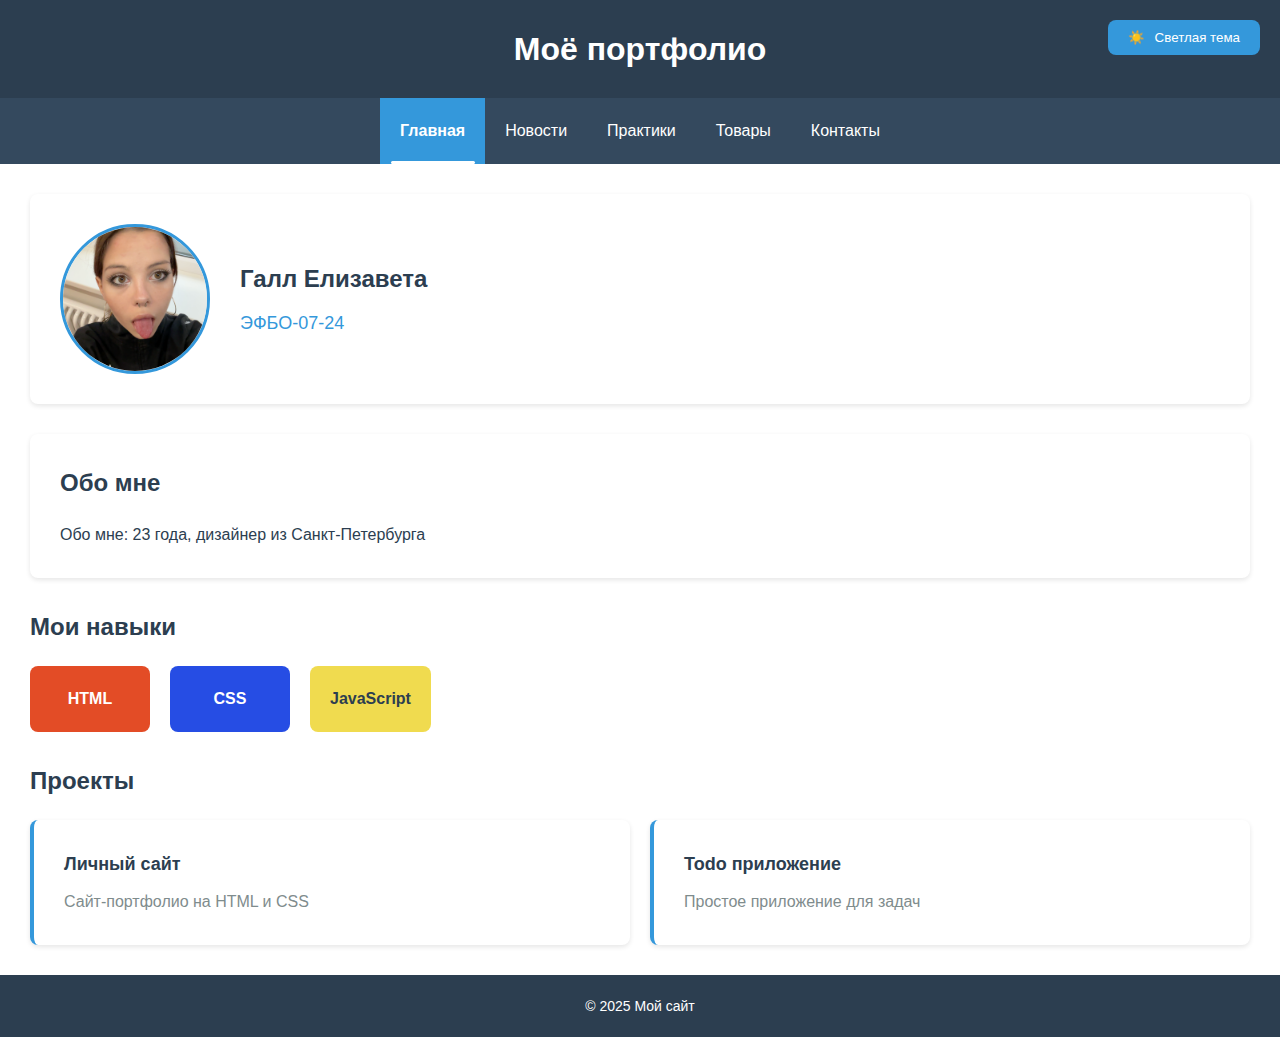
<file: index.html>
<!DOCTYPE html>
<html lang="ru">
<head>
    <meta charset="UTF-8">
    <meta name="viewport" content="width=device-width, initial-scale=1.0">
    <title>Главная - Портфолио</title>
    <link rel="stylesheet" href="style/styles.css">
</head>
<body>
    <div class="page">
        <header class="header">
            <h1 class="header__title">Моё портфолио</h1>
            <button class="theme-switcher" id="themeSwitcher">
                <span class="theme-switcher__icon">🌙</span>
                <span class="theme-switcher__text">Тёмная тема</span>
            </button>
        </header>
        <nav class="nav">
            <ul class="nav__list">
                <li class="nav__item nav__item--active">
                    <a class="nav__link" href="index.html">Главная</a>
                </li>
                <li class="nav__item">
                    <a class="nav__link" href="pages/news.html">Новости</a>
                </li>
                <li class="nav__item">
                    <a class="nav__link" href="pages/practices.html">Практики</a>
                </li>
                <li class="nav__item">
                    <a class="nav__link" href="pages/goods.html">Товары</a>
                </li>
                <li class="nav__item">
                    <a class="nav__link" href="pages/contacts.html">Контакты</a>
                </li>
            </ul>
        </nav>
        <main class="main">
            <section class="profile">
                <div class="profile__card">
                    <img class="profile__photo" src="images/121.PNG" alt="Фото">
                    <div class="profile__info">
                        <h2 class="profile__name">Галл Елизавета</h2>
                        <p class="profile__group">ЭФБО-07-24</p>
                    </div>
                </div>
            </section>

            <section class="about">
                <h2 class="about__title">Обо мне</h2>
                <div class="about__content">
                    <p class="about__text">Обо мне: 23 года, дизайнер из Санкт-Петербурга
                    </p>
                </div>
            </section>

            <section class="skills">
                <h2 class="skills__title">Мои навыки</h2>
                <div class="skills__list">
                    <div class="skill skill--html">
                        <span class="skill__name">HTML</span>
                    </div>
                    <div class="skill skill--css">
                        <span class="skill__name">CSS</span>
                    </div>
                    <div class="skill skill--js">
                        <span class="skill__name">JavaScript</span>
                    </div>
                </div>
            </section>

            <section class="projects">
                <h2 class="projects__title">Проекты</h2>
                <div class="projects__grid">
                    <div class="project-card">
                        <h3 class="project-card__title">Личный сайт</h3>
                        <p class="project-card__desc">Сайт-портфолио на HTML и CSS</p>
                    </div>
                    <div class="project-card">
                        <h3 class="project-card__title">Todo приложение</h3>
                        <p class="project-card__desc">Простое приложение для задач</p>
                    </div>
                </div>
            </section>
        </main>
        <footer class="footer">
            <p class="footer__text">&copy; 2025 Мой сайт</p>
        </footer>
    </div>
    <script src="js/theme-switcher.js"></script>
</body>
</html>
</file>
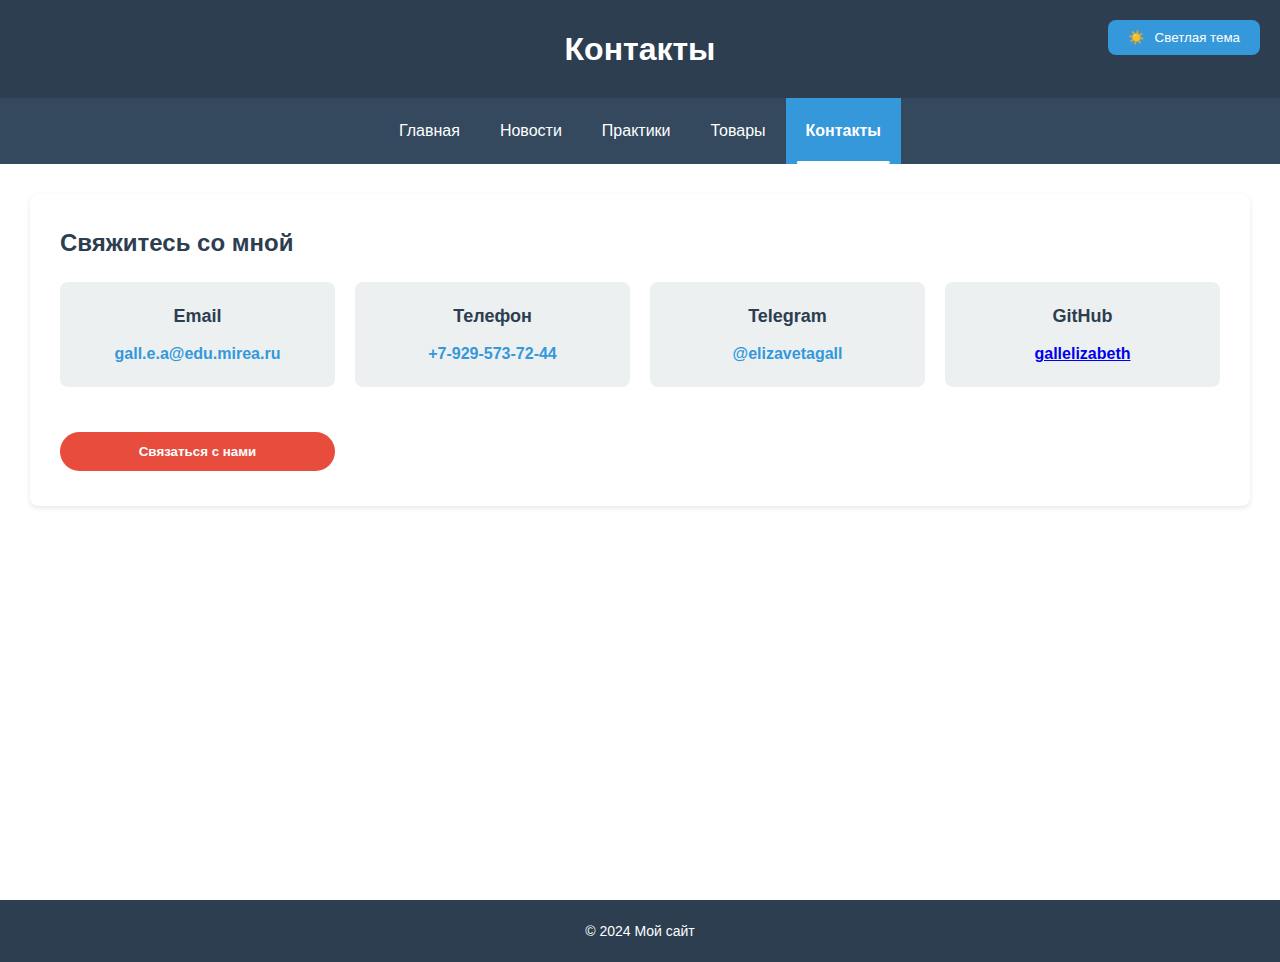
<file: pages/contacts.html>
<!DOCTYPE html>
<html lang="ru">
<head>
    <meta charset="UTF-8">
    <meta name="viewport" content="width=device-width, initial-scale=1.0">
    <title>Контакты - Портфолио</title>
    <link rel="stylesheet" href="../style/styles.css">
</head>
<body>
    <div class="page">
        <header class="header">
            <h1 class="header__title">Контакты</h1>
            <button class="theme-switcher" id="themeSwitcher">
                <span class="theme-switcher__icon">🌙</span>
                <span class="theme-switcher__text">Тёмная тема</span>
            </button>
        </header>

        <nav class="nav">
            <ul class="nav__list">
                <li class="nav__item">
                    <a class="nav__link" href="../index.html">Главная</a>
                </li>
                <li class="nav__item">
                    <a class="nav__link" href="news.html">Новости</a>
                </li>
                <li class="nav__item">
                    <a class="nav__link" href="practices.html">Практики</a>
                </li>
                <li class="nav__item">
                    <a class="nav__link" href="goods.html">Товары</a>
                </li>
                <li class="nav__item nav__item--active">
                    <a class="nav__link" href="contacts.html">Контакты</a>
                </li>
            </ul>
        </nav>
        <main class="main">
            <section class="contacts">
                <h2 class="contacts__title">Свяжитесь со мной</h2>
                <div class="contacts__list">
                    <div class="contact-item">
                        <h3 class="contact-item__title">Email</h3>
                        <div class="contact-item__value">gall.e.a@edu.mirea.ru</div>
                    </div>
                    <div class="contact-item">
                        <h3 class="contact-item__title">Телефон</h3>
                        <div class="contact-item__value">+7-929-573-72-44</div>
                    </div>
                    <div class="contact-item">
                        <h3 class="contact-item__title">Telegram</h3>
                        <div class="contact-item__value">@elizavetagall</div>
                    </div>
                    <div class="contact-item">
                        <h3 class="contact-item__title">GitHub</h3>
                        <div class="contact-item__value"><a href="https://github.com/gallelizabeth">gallelizabeth</a></div>
                    </div>
                    <button class="product__button" onclick="contactModal.showModal()">Связаться с нами</button>
                </div>
            </section>
        </main>
        <dialog id="contactModal">
             <div class="modal-header">
                <h2>Форма обратной связи</h2>
            </div>
            <div class="modal-content">
                <form id="feedbackForm" method="dialog">
                    <div class="form-group">
                        <label for="name">Имя <span class="required">*</span></label>
                        <input type="text" id="name" name="name" required placeholder="Введите ваше имя">
                    </div>
                    <div class="form-group">
                        <label for="phone">Телефон <span class="required">*</span></label>
                        <input type="tel" id="phone" name="phone" required placeholder="+7 (XXX) XXX-XX-XX">
                    </div>
                    <div class="form-group">
                        <label for="email">Электронная почта <span class="required">*</span></label>
                        <input type="email" id="email" name="email" required placeholder="example@mail.ru">
                    </div>
                    <div class="form-group">
                        <label for="category">Категория обращения <span class="required">*</span></label>
                        <select id="category" name="category" required>
                            <option value="">Выберите категорию</option>
                            <option value="technical">Техническая поддержка</option>
                            <option value="commercial">Коммерческое предложение</option>
                            <option value="cooperation">Сотрудничество</option>
                            <option value="complaint">Жалоба</option>
                            <option value="suggestion">Предложение</option>
                            <option value="other">Другое</option>
                        </select>
                    </div>
                    <div class="form-group">
                        <label for="message">Текст обращения <span class="required">*</span></label>
                        <textarea id="message" name="message" required placeholder="Опишите вашу проблему или вопрос..."></textarea>
                    </div>
                    <div class="modal-actions">
                        <button type="button" class="btn btn-secondary" id="cancelBtn">Отмена</button>
                        <button type="button" class="btn btn-primary" onclick="submitForm()">Отправить</button>
                    </div>
                 </form>
             </div>
        </dialog>
            <script>
                function submitForm() {
                    const form = document.getElementById('feedbackForm');
                    const formData = new FormData(form);
                    if (!form.checkValidity()) {
                        form.reportValidity();
                        return;
                    }
                    const data = {
                        name: formData.get('name'),
                        phone: formData.get('phone'),
                        email: formData.get('email'),
                        category: formData.get('category'),
                        message: formData.get('message')
                    };
                    console.log('Данные формы:', data);
                    alert('Спасибо! Ваше обращение отправлено. Мы свяжемся с вами в ближайшее время.');
                    contactModal.close();
                    form.reset();
                }
                document.getElementById('contactModal').addEventListener('click', function(event) {
                    if (event.target === this) {
                        this.close();
                    }
                });
                document.getElementById('feedbackForm').addEventListener('keypress', function(event) {
                    if (event.key === 'Enter' && event.target.type !== 'textarea') {
                        event.preventDefault();
                    }
                });
                document.getElementById('cancelBtn').addEventListener('click', function() {
                const modal = document.getElementById('contactModal');
                modal.close();
                });
            </script>
            <script>
            const themeButton = document.getElementById('theme-toggle');
            themeButton.addEventListener('click', () => {
            const currentTheme = document.documentElement.getAttribute('data-theme');
            if (currentTheme === 'dark') {
                document.documentElement.removeAttribute('data-theme');
            } else {
                document.documentElement.setAttribute('data-theme', 'dark');
            }
            });
            const modal = document.getElementById('contactModal');
            const cancelBtn = document.getElementById('cancelBtn');
            cancelBtn.addEventListener('click', () => modal.close());
        </script>
        </div>
        <footer class="footer">
            <p class="footer__text">&copy; 2024 Мой сайт</p>
        </footer>
    </div>
    <script src="../js/theme-switcher.js"></script>
</body>
    <style>
        dialog::backdrop {
            background: rgba(0, 0, 0, 0.6);
            animation: fadeIn 0.3s ease;
            justify-items: center;
        }

        dialog {
            border: none;
            border-radius: 12px;
            padding: 0;
            box-shadow: 0 10px 30px rgba(0, 0, 0, 0.3);
            animation: slideIn 0.3s ease;
            max-width: 500px;
            width: 90vw;
            max-height: 100vh;
            overflow-y: auto;
            justify-self: center;
            background: #ffffff;
            color: #2c3e50;
        }

        .modal-header {
            background: linear-gradient(135deg, #2c3e50 0%, #34495e 100%);
            color: white;
            padding: 1.5rem;
            border-radius: 12px 12px 0 0;
            margin: 0;
        }

        .modal-header h2 {
            margin: 0;
            color: white;
            font-size: 1.5rem;
        }

        .modal-content {
            padding: 2rem;
            background: #ffffff;
        }

        .form-group {
            margin-bottom: 1.5rem;
        }

        .form-group label {
            display: block;
            margin-bottom: 0.5rem;
            font-weight: 600;
            color: #2c3e50;
        }

        .form-group input,
        .form-group select,
        .form-group textarea {
            width: 100%;
            padding: 0.75rem;
            border: 2px solid #e9ecef;
            border-radius: 6px;
            font-size: 1rem;
            transition: border-color 0.3s ease;
            box-sizing: border-box;
            background: #ffffff;
            color: #2c3e50;
        }

        .form-group input:focus,
        .form-group select:focus,
        .form-group textarea:focus {
            outline: none;
            border-color: #667eea;
        }

        .form-group textarea {
            min-height: 100px;
            resize: vertical;
        }

        .modal-actions {
            display: flex;
            gap: 1rem;
            justify-content: flex-end;
            margin-top: 2rem;
        }

        .btn {
            padding: 0.75rem 1.5rem;
            border: none;
            border-radius: 6px;
            cursor: pointer;
            font-size: 1rem;
            transition: all 0.3s ease;
            font-weight: 600;
        }

        .btn-primary {
            background: linear-gradient(135deg, #667eea 0%, #764ba2 100%);
            color: white;
        }

        .btn-primary:hover {
            transform: translateY(-2px);
            box-shadow: 0 5px 15px rgba(102, 126, 234, 0.4);
        }

        .btn-secondary {
            background: #f8f9fa;
            color: #2c3e50;
            border: 2px solid #e9ecef;
        }

        .btn-secondary:hover {
            background: #e9ecef;
        }

        .required {
            color: #e74c3c;
        }
        
        [data-theme="dark"] dialog {
            background: #2d2d2d;
            color: #ffffff;
            box-shadow: 0 10px 30px rgba(0, 0, 0, 0.6);
        }

        [data-theme="dark"] .modal-header {
            background: linear-gradient(135deg, #1a1a1a 0%, #2d2d2d 100%);
            color: #ffffff;
        }

        [data-theme="dark"] .modal-content {
            background: #2d2d2d;
            color: #ffffff;
        }

        [data-theme="dark"] .form-group label {
            color: #ffffff;
        }

        [data-theme="dark"] .form-group input,
        [data-theme="dark"] .form-group select,
        [data-theme="dark"] .form-group textarea {
            background: #383636;
            color: #ffffff;
            border: 2px solid #4a4a4a;
        }

        [data-theme="dark"] .form-group input::placeholder,
        [data-theme="dark"] .form-group textarea::placeholder {
            color: #b0b0b0;
        }

        [data-theme="dark"] .form-group input:focus,
        [data-theme="dark"] .form-group select:focus,
        [data-theme="dark"] .form-group textarea:focus {
            border-color: #667eea;
            background: #404040;
        }

        [data-theme="dark"] .btn-secondary {
            background: #404040;
            color: #ffffff;
            border: 2px solid #4a4a4a;
        }

        [data-theme="dark"] .btn-secondary:hover {
            background: #4a4a4a;
        }

        [data-theme="dark"] .required {
            color: #ff6b6b;
        }

        [data-theme="dark"] .form-group select {
            background: #383636 url("data:image/svg+xml,%3csvg xmlns='http://www.w3.org/2000/svg' fill='none' viewBox='0 0 20 20'%3e%3cpath stroke='%23ffffff' stroke-linecap='round' stroke-linejoin='round' stroke-width='1.5' d='m6 8 4 4 4-4'/%3e%3c/svg%3e") no-repeat right 0.75rem center/16px 12px;
        }

        [data-theme="dark"] .form-group select option {
            background: #2d2d2d;
            color: #ffffff;
        }

        @keyframes fadeIn {
            from { opacity: 0; }
            to { opacity: 1; }
        }

        @keyframes slideIn {
            from { 
                opacity: 0;
                transform: translateY(-50px) scale(0.9);
            }
            to { 
                opacity: 1;
                transform: translateY(0) scale(1);
            }
        }

        @media (max-width: 600px) {
            dialog {
                margin: 1rem;
                width: calc(100vw - 2rem);
            }
            
            .modal-actions {
                flex-direction: column;
            }
            
            .btn {
                width: 100%;
            }
        }
    </style>
</html>
</file>
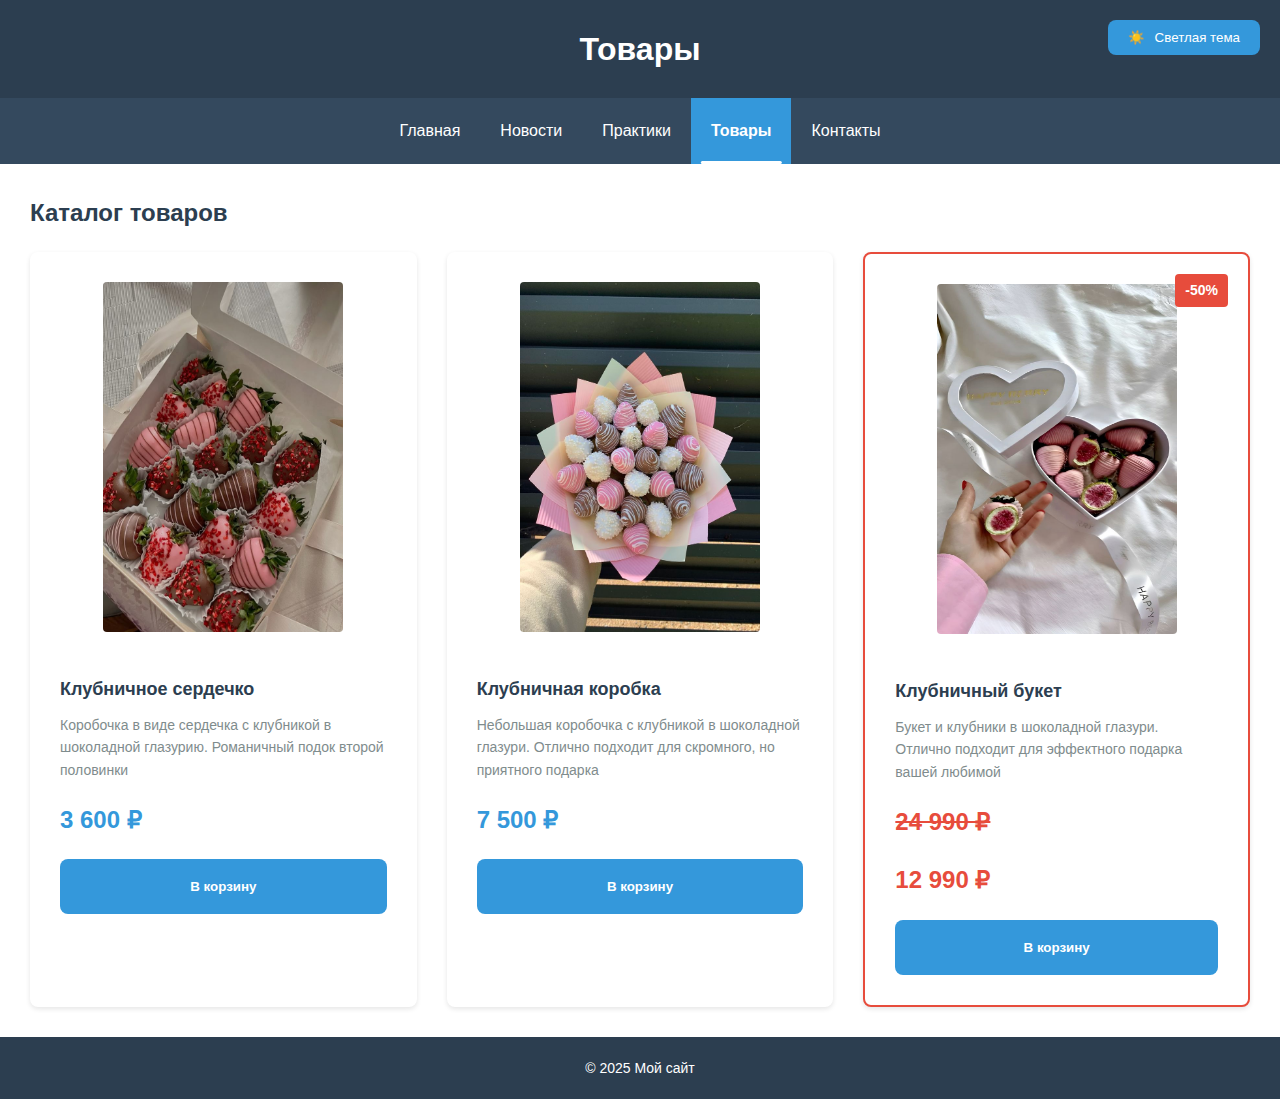
<file: pages/goods.html>
<!DOCTYPE html>
<html lang="ru">
<head>
    <meta charset="UTF-8">
    <meta name="viewport" content="width=device-width, initial-scale=1.0">
    <title>Товары - Портфолио</title>
    <link rel="stylesheet" href="../style/styles.css">
</head>
<body>
    <div class="page">
        <header class="header">
            <h1 class="header__title">Товары</h1>
            <button class="theme-switcher" id="themeSwitcher">
                <span class="theme-switcher__icon">🌙</span>
                <span class="theme-switcher__text">Тёмная тема</span>
            </button>
        </header>
        <nav class="nav">
            <ul class="nav__list">
                <li class="nav__item">
                    <a class="nav__link" href="../index.html">Главная</a>
                </li>
                <li class="nav__item">
                    <a class="nav__link" href="news.html">Новости</a>
                </li>
                <li class="nav__item">
                    <a class="nav__link" href="practices.html">Практики</a>
                </li>
                <li class="nav__item nav__item--active">
                    <a class="nav__link" href="goods.html">Товары</a>
                </li>
                <li class="nav__item">
                    <a class="nav__link" href="contacts.html">Контакты</a>
                </li>
            </ul>
        </nav>

        <main class="main">
            <section class="products">
                <h2 class="products__title">Каталог товаров</h2>
                <div class="products__grid">
                    <div class="product-card">
                        <div class="product__image--container">
                            <img class="product-card__image" src="../images/strb_box.jpg" alt="Клубника - сердечко">
                        </div>
                        <h3 class="product-card__title">Клубничное сердечко</h3>
                        <p class="product-card__desc">Коробочка в виде сердечка с клубникой в шоколадной глазурию. Романичный подок второй половинки</p>
                        <div class="product-card__price">3 600 ₽</div>
                        <button class="product-card__button">В корзину</button>
                    </div>
                    <div class="product-card">
                        <div class="product__image--container">
                            <img class="product-card__image" src="../images/strb_buket.jpg" alt="Коробка с клубникой ассорти">
                        </div>
                        <h3 class="product-card__title">Клубничная коробка</h3>
                        <p class="product-card__desc">Небольшая коробочка с клубникой в шоколадной глазури. Отлично подходит для скромного, но приятного подарка</p>
                        <div class="product-card__price">7 500 ₽</div>
                        <button class="product-card__button">В корзину</button>
                    </div>
                    <div class="product-card product-card--discount">
                        <div class="product__image--container">
                            <img class="product-card__image" src="../images/strb_heard.jpg" alt="Клубничный букет   ">
                        </div>
                        <h3 class="product-card__title">Клубничный букет</h3>
                        <p class="product-card__desc">Букет и клубники в шоколадной глазури. Отлично подходит для эффектного подарка вашей любимой</p>
                        <div class="product-card__price strikethrough">24 990 ₽</div>
                        <p class="product-card__price ">12 990 ₽</p>
                        <div class="product-card__discount">-50%</div>
                        <button class="product-card__button">В корзину</button>
                    </div>
                </div>
            </section>
        </main>
        <footer class="footer">
            <p class="footer__text">&copy; 2025 Мой сайт</p>
        </footer>
    </div>
    <script src="../js/theme-switcher.js"></script>
</body>
</html>
</file>
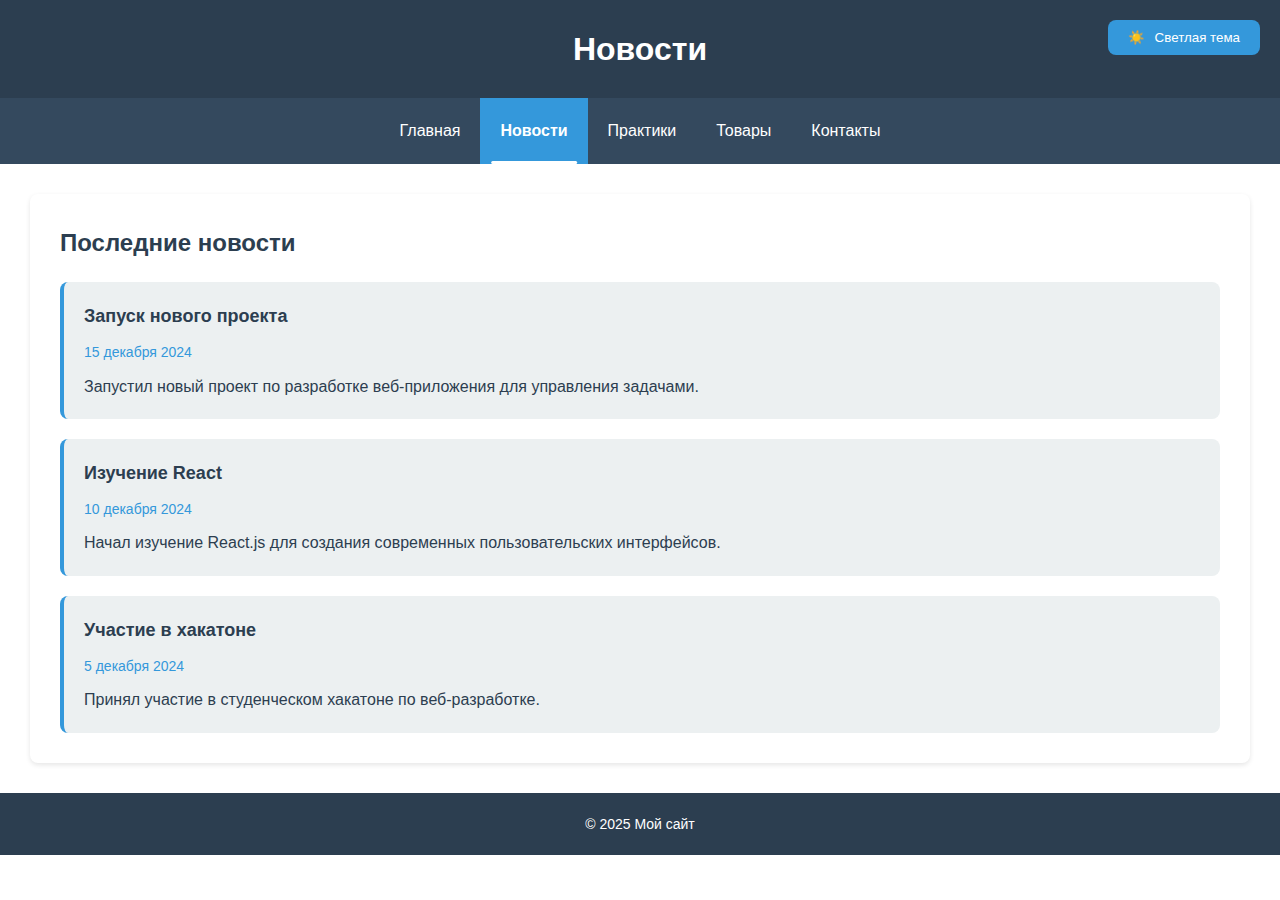
<file: pages/news.html>
<!DOCTYPE html>
<html lang="ru">
<head>
    <meta charset="UTF-8">
    <meta name="viewport" content="width=device-width, initial-scale=1.0">
    <title>Новости - Портфолио</title>
    <link rel="stylesheet" href="../style/styles.css">
</head>
<body>
    <div class="page">
        <header class="header">
            <h1 class="header__title">Новости</h1>
            <button class="theme-switcher" id="themeSwitcher">
                <span class="theme-switcher__icon">🌙</span>
                <span class="theme-switcher__text">Тёмная тема</span>
            </button>
        </header>

        <nav class="nav">
            <ul class="nav__list">
                <li class="nav__item">
                    <a class="nav__link" href="../index.html">Главная</a>
                </li>
                <li class="nav__item nav__item--active">
                    <a class="nav__link" href="news.html">Новости</a>
                </li>
                <li class="nav__item">
                    <a class="nav__link" href="practices.html">Практики</a>
                </li>
                <li class="nav__item">
                    <a class="nav__link" href="goods.html">Товары</a>
                </li>
                <li class="nav__item">
                    <a class="nav__link" href="contacts.html">Контакты</a>
                </li>
            </ul>
        </nav>

        <main class="main">
            <section class="news">
                <h2 class="news__title">Последние новости</h2>
                <div class="news__list">
                    <article class="news-item">
                        <h3 class="news-item__title">Запуск нового проекта</h3>
                        <div class="news-item__date">15 декабря 2024</div>
                        <p class="news-item__text">Запустил новый проект по разработке веб-приложения для управления задачами.</p>
                    </article>
                    <article class="news-item">
                        <h3 class="news-item__title">Изучение React</h3>
                        <div class="news-item__date">10 декабря 2024</div>
                        <p class="news-item__text">Начал изучение React.js для создания современных пользовательских интерфейсов.</p>
                    </article>
                    <article class="news-item">
                        <h3 class="news-item__title">Участие в хакатоне</h3>
                        <div class="news-item__date">5 декабря 2024</div>
                        <p class="news-item__text">Принял участие в студенческом хакатоне по веб-разработке.</p>
                    </article>
                </div>
            </section>
        </main>

        <footer class="footer">
            <p class="footer__text">&copy; 2025 Мой сайт</p>
        </footer>
    </div>

    <script src="../js/theme-switcher.js"></script>
</body>
</html>
</file>
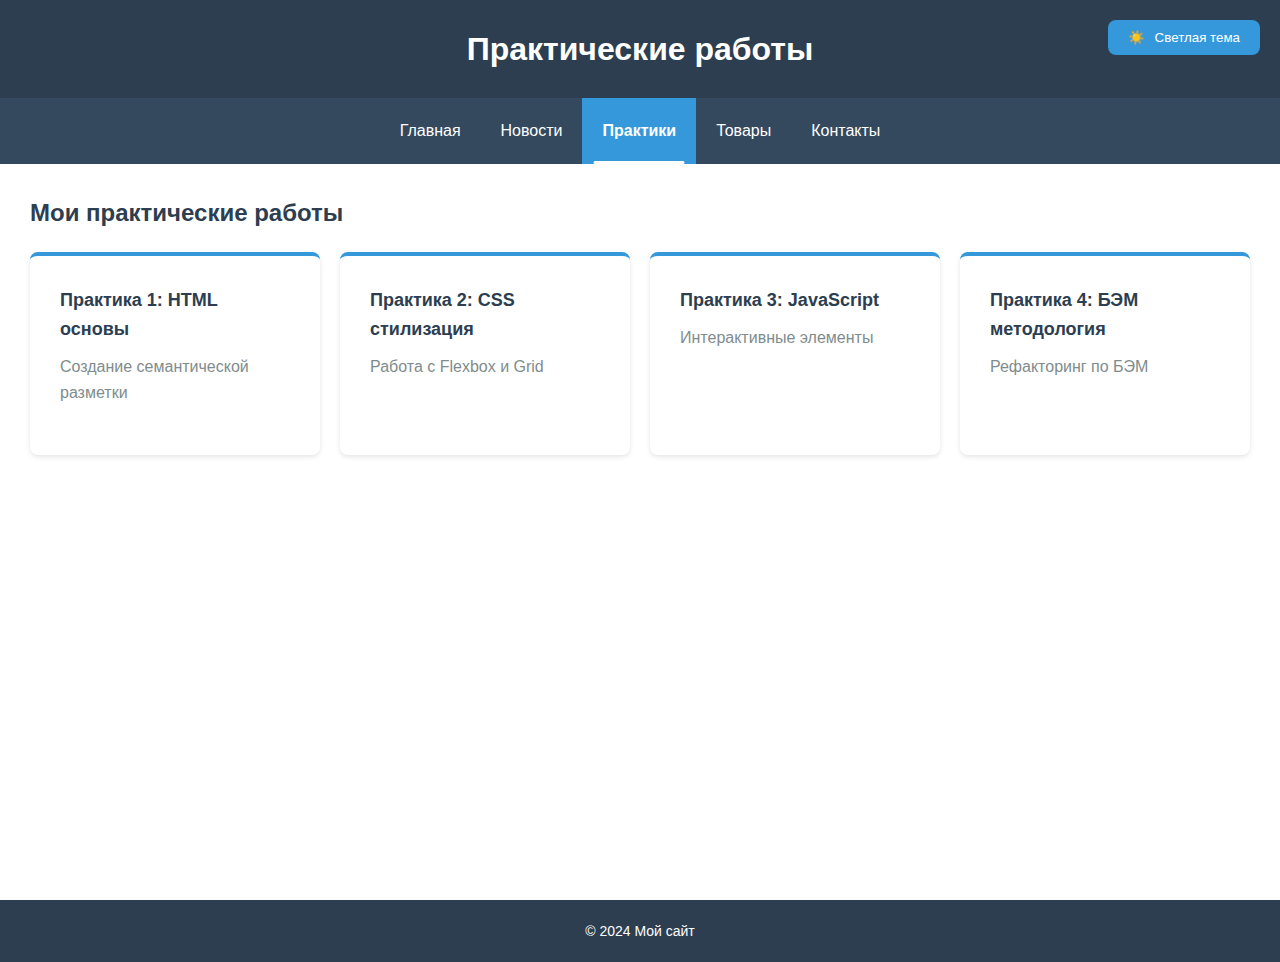
<file: pages/practices.html>
<!DOCTYPE html>
<html lang="ru">
<head>
    <meta charset="UTF-8">
    <meta name="viewport" content="width=device-width, initial-scale=1.0">
    <title>Практики - Портфолио</title>
    <link rel="stylesheet" href="../style/styles.css">
</head>
<body>
    <div class="page">
        <header class="header">
            <h1 class="header__title">Практические работы</h1>
            <button class="theme-switcher" id="themeSwitcher">
                <span class="theme-switcher__icon">🌙</span>
                <span class="theme-switcher__text">Тёмная тема</span>
            </button>
        </header>

        <nav class="nav">
            <ul class="nav__list">
                <li class="nav__item">
                    <a class="nav__link" href="../index.html">Главная</a>
                </li>
                <li class="nav__item">
                    <a class="nav__link" href="news.html">Новости</a>
                </li>
                <li class="nav__item nav__item--active">
                    <a class="nav__link" href="practices.html">Практики</a>
                </li>
                <li class="nav__item">
                    <a class="nav__link" href="goods.html">Товары</a>
                </li>
                <li class="nav__item">
                    <a class="nav__link" href="contacts.html">Контакты</a>
                </li>
            </ul>
        </nav>
        <main class="main">
            <section class="practices">
                <h2 class="practices__title">Мои практические работы</h2>
                <div class="practices__grid">
                    <div class="practice-card">
                        <h3 class="practice-card__title">Практика 1: HTML основы</h3>
                        <p class="practice-card__desc">Создание семантической разметки</p>
                    </div>
                    <div class="practice-card">
                        <h3 class="practice-card__title">Практика 2: CSS стилизация</h3>
                        <p class="practice-card__desc">Работа с Flexbox и Grid</p>
                    </div>
                    <div class="practice-card">
                        <h3 class="practice-card__title">Практика 3: JavaScript</h3>
                        <p class="practice-card__desc">Интерактивные элементы</p>
                    </div>
                    <div class="practice-card">
                        <h3 class="practice-card__title">Практика 4: БЭМ методология</h3>
                        <p class="practice-card__desc">Рефакторинг по БЭМ</p>
                    </div>
                </div>
            </section>
        </main>
    </div>
    <script src="../js/theme-switcher.js"></script>
</body>
    <footer class="footer">
        <p class="footer__text">&copy; 2024 Мой сайт</p>
    </footer>
</html>
</file>
<file: style/styles.css>
:root {
    --color-primary: #3498db;
    --color-primary-hover: #2980b9;
    --color-secondary: #2ecc71;
    --color-accent: #e74c3c;
    --color-main: #2c3e50;
    --color-dark: #34495e;
    --color-light: #ecf0f1;
    --color-white: #ffffff;
    --color-text: #2c3e50;
    --color-text-light: #7f8c8d;
    --color-background: #ecf0f1;
    
    --font-family-base: Arial, sans-serif;
    --font-size-base: 16px;
    --font-size-sm: 14px;
    --font-size-lg: 18px;
    --font-size-xl: 24px;
    --font-size-2xl: 32px;
    
    --line-height-base: 1.6;
    --line-height-tight: 1.2;
    
    --space-xs: 5px;
    --space-sm: 10px;
    --space-md: 20px;
    --space-lg: 30px;
    --space-xl: 40px;
    
    --radius-sm: 4px;
    --radius: 8px;
    --radius-lg: 12px;
    
    --shadow: 0 2px 5px rgba(0, 0, 0, 0.1);
    --shadow-lg: 0 4px 10px rgba(0, 0, 0, 0.15);
    --shadow-hover: 0 6px 15px rgba(0, 0, 0, 0.2);
    
    --transition: all 0.3s ease;
    --transition-fast: all 0.15s ease;
    --transition-slow: all 0.5s ease;
    
    --max-width: 1200px;
    --max-width-sm: 800px;
    --max-width-xs: 400px;
}

[data-theme="dark"] {
    --color-main: #2d2d2d;
    --color-accent: #ffffff;
    --color-primary: #521111; 
    --color-light: #3d3d3d;
    --color-text: #e0e0e0;
    --color-white: #1e1e1e;
    --color-bg: #ffffff;
    --shadow: 0 2px 5px rgba(255,255,255,0.1);
    --button-background: linear-gradient(135deg, #998155 0%, #8b4513 100%);
}
[data-theme="dark"] p,
[data-theme="dark"] h1,
[data-theme="dark"] h2,
[data-theme="dark"] h3,
[data-theme="dark"] h4,
[data-theme="dark"] h5,
[data-theme="dark"] h6,
[data-theme="dark"] span,
[data-theme="dark"] div,
[data-theme="dark"] a,
[data-theme="dark"] nav{
    color: var(--color-text);
}

[data-theme="dark"] nav{
    background-color: var(--color-light);
}
[data-theme="dark"] header{
    background-color: var(--color-white);
}
* {
    margin: 0;
    padding: 0;
    box-sizing: border-box;
}

body {
    font-family: var(--font-family-base);
    font-size: var(--font-size-base);
    line-height: var(--line-height-base);
    color: var(--color-text);
    background-color: var(--color-background);
    transition: var(--transition);
}

.theme-switcher {
    position: absolute;
    top: var(--space-md);
    right: var(--space-md);
    background: var(--color-primary);
    color: var(--color-white);
    border: none;
    padding: var(--space-sm) var(--space-md);
    border-radius: var(--radius);
    cursor: pointer;
    display: flex;
    align-items: center;
    gap: var(--space-sm);
    transition: var(--transition);
}

.theme-switcher:hover {
    transform: translateY(-2px);
}

[data-theme="dark"] .theme-switcher__icon {
    content: "☀️";
}

.page {
    margin: 0 auto;
    background: var(--color-white);
    min-height: 100vh;
}

.header {
    background: var(--color-main);
    color: var(--color-white);
    padding: var(--space-lg);
    text-align: center;
    position: relative;
}

.header__title {
    font-size: var(--font-size-2xl);
    line-height: var(--line-height-tight);
}

.nav {
    background: var(--color-dark);
}

.nav__list {
    list-style: none;
    display: flex;
    justify-content: center;
}

.nav__item {
    margin: 0;
}

.nav__link {
    display: block;
    padding: var(--space-md);
    color: var(--color-white);
    text-decoration: none;
    transition: var(--transition);
    position: relative;
}

.nav__link:hover {
    background: var(--color-primary);
    transform: translateY(-2px);
}

.nav__link:focus {
    outline: 2px solid var(--color-primary);
    outline-offset: -2px;
}

.nav__item--active .nav__link {
    background: var(--color-primary);
    font-weight: bold;
}

.nav__item--active .nav__link::after {
    content: '';
    position: absolute;
    bottom: 0;
    left: 50%;
    transform: translateX(-50%);
    width: 80%;
    height: 3px;
    background: var(--color-white);
    border-radius: var(--radius-sm);
}

.main {
    padding: var(--space-lg);
}

.profile {
    margin-bottom: var(--space-lg);
}

.profile__card {
    display: flex;
    align-items: center;
    gap: var(--space-lg);
    background: var(--color-white);
    padding: var(--space-lg);
    border-radius: var(--radius);
    box-shadow: var(--shadow);
    transition: var(--transition);
}

.profile__card:hover {
    box-shadow: var(--shadow-hover);
    transform: translateY(-3px);
}

.profile__photo {
    width: 150px;
    height: 150px;
    border-radius: 50%;
    border: 3px solid var(--color-primary);
    object-fit: cover;
    background: var(--color-light);
}

.profile__name {
    font-size: var(--font-size-xl);
    color: var(--color-main);
    margin-bottom: var(--space-sm);
}

.profile__group {
    color: var(--color-primary);
    font-size: var(--font-size-lg);
}

.about {
    background: var(--color-white);
    padding: var(--space-lg);
    margin-bottom: var(--space-lg);
    border-radius: var(--radius);
    box-shadow: var(--shadow);
    transition: var(--transition);
}

.about:hover {
    box-shadow: var(--shadow-hover);
}

.about__title {
    color: var(--color-main);
    margin-bottom: var(--space-md);
    font-size: var(--font-size-xl);
}

.about__text {
    line-height: var(--line-height-base);
}

.skills {
    margin-bottom: var(--space-lg);
}

.skills__title {
    color: var(--color-main);
    margin-bottom: var(--space-md);
    font-size: var(--font-size-xl);
}

.skills__list {
    display: flex;
    gap: var(--space-md);
    flex-wrap: wrap;
}

.skill {
    padding: var(--space-md);
    border-radius: var(--radius);
    color: var(--color-white);
    font-weight: bold;
    transition: var(--transition);
    cursor: pointer;
    min-width: 120px;
    text-align: center;
}

.skill:hover {
    transform: translateY(-5px);
    box-shadow: var(--shadow-hover);
}

.skill:active {
    transform: translateY(-2px);
}

.skill--html {
    background: #e34c26;
}

.skill--css {
    background: #264de4;
}

.skill--js {
    background: #f0db4f;
    color: var(--color-text);
}

.projects__title {
    color: var(--color-main);
    margin-bottom: var(--space-md);
    font-size: var(--font-size-xl);
}

.projects__grid {
    display: grid;
    grid-template-columns: repeat(auto-fit, minmax(300px, 1fr));
    gap: var(--space-md);
}

.project-card {
    background: var(--color-white);
    padding: var(--space-lg);
    border-radius: var(--radius);
    box-shadow: var(--shadow);
    border-left: 4px solid var(--color-primary);
    transition: var(--transition);
    cursor: pointer;
}

.project-card:hover {
    transform: translateY(-5px);
    box-shadow: var(--shadow-hover);
}

.project-card__title {
    color: var(--color-main);
    margin-bottom: var(--space-sm);
    font-size: var(--font-size-lg);
}

.project-card__desc {
    color: var(--color-text-light);
}

.news {
    background: var(--color-white);
    padding: var(--space-lg);
    border-radius: var(--radius);
    box-shadow: var(--shadow);
}

.news__title {
    color: var(--color-main);
    margin-bottom: var(--space-md);
    font-size: var(--font-size-xl);
}

.news__list {
    display: flex;
    flex-direction: column;
    gap: var(--space-md);
}

.news-item {
    padding: var(--space-md);
    border-left: 4px solid var(--color-primary);
    background: var(--color-light);
    border-radius: var(--radius);
    transition: var(--transition);
}

.news-item:hover {
    transform: translateX(5px);
    box-shadow: var(--shadow);
}

.news-item__title {
    color: var(--color-main);
    margin-bottom: var(--space-sm);
    font-size: var(--font-size-lg);
}

.news-item__date {
    color: var(--color-primary);
    font-size: var(--font-size-sm);
    margin-bottom: var(--space-sm);
}

.news-item__text {
    line-height: var(--line-height-base);
}

.practices__title {
    color: var(--color-main);
    margin-bottom: var(--space-md);
    font-size: var(--font-size-xl);
}

.practices__grid {
    display: grid;
    grid-template-columns: repeat(auto-fit, minmax(280px, 1fr));
    gap: var(--space-md);
}

.practice-card {
    background: var(--color-white);
    padding: var(--space-lg);
    border-radius: var(--radius);
    box-shadow: var(--shadow);
    border-top: 4px solid var(--color-primary);
    transition: var(--transition);
    cursor: pointer;
}

.practice-card:hover {
    transform: translateY(-5px);
    box-shadow: var(--shadow-hover);
}

.practice-card__title {
    color: var(--color-main);
    margin-bottom: var(--space-sm);
    font-size: var(--font-size-lg);
}

.practice-card__desc {
    color: var(--color-text-light);
    margin-bottom: var(--space-md);
}

.practice-card__status {
    display: inline-block;
    padding: var(--space-xs) var(--space-sm);
    border-radius: var(--radius-sm);
    font-size: var(--font-size-sm);
    font-weight: bold;
    text-transform: uppercase;
}

.practice-card__status--completed {
    background: var(--color-secondary);
    color: var(--color-white);
}

.practice-card__status--in-progress {
    background: var(--color-primary);
    color: var(--color-white);
}

.practice-card__status--pending {
    background: var(--color-text-light);
    color: var(--color-white);
}

.products__title {
    color: var(--color-main);
    margin-bottom: var(--space-md);
    font-size: var(--font-size-xl);
}

.product__button {
    background: var(--color-accent);
    color: var(--color-white);
    border: none;
    padding: 12px 25px;
    border-radius: 25px;
    cursor: pointer;
    font-weight: 600;
    transition: var(--transition);
    margin: 5px 0;
    margin-top: 25px;
}

.product__button:hover {
    transform: translateY(-3px);
    box-shadow: 0 5px 15px rgba(102, 126, 234, 0.4);
}

.products__grid {
    display: grid;
    grid-template-columns: repeat(auto-fit, minmax(280px, 1fr));
    gap: var(--space-lg);
}

.product-card {
    background: var(--color-white);
    padding: var(--space-lg);
    border-radius: var(--radius);
    box-shadow: var(--shadow);
    transition: var(--transition);
    position: relative;
    cursor: pointer;
}

.product-card:hover {
    transform: translateY(-8px);
    box-shadow: var(--shadow-hover);
}

.product__image--container {
    text-align: var(--text-align);
    margin-bottom: 15px;
    text-align: center;
}

.product-card__image {
    width: 240px;
    height: 350px;
    border-radius: var(--radius-sm);
    margin-bottom: var(--space-md);
}

.strikethrough {
    text-decoration: line-through;
}

.product-card__title {
    color: var(--color-main);
    margin-bottom: var(--space-sm);
    font-size: var(--font-size-lg);
}

.product-card__desc {
    color: var(--color-text-light);
    margin-bottom: var(--space-md);
    font-size: var(--font-size-sm);
}

.product-card__price {
    font-size: var(--font-size-xl);
    font-weight: bold;
    color: var(--color-primary);
    margin-bottom: var(--space-md);
}

.product-card__discount {
    position: absolute;
    top: var(--space-md);
    right: var(--space-md);
    background: var(--color-accent);
    color: var(--color-white);
    padding: var(--space-xs) var(--space-sm);
    border-radius: var(--radius-sm);
    font-size: var(--font-size-sm);
    font-weight: bold;
}
[data-theme="dark"] .product-card__discount{
    background: var(--color-main);
}
.product-card__button {
    width: 100%;
    background: var(--color-primary);
    color: var(--color-white);
    border: none;
    padding: var(--space-md);
    border-radius: var(--radius);
    font-weight: bold;
    cursor: pointer;
    transition: var(--transition);
}

.product-card__button:hover {
    background: var(--color-primary-hover);
    transform: translateY(-2px);
}

.product-card--selected {
    border: 2px solid var(--color-primary);
    box-shadow: 0 0 0 2px var(--color-primary);
}

.product-card--discount {
    border: 2px solid var(--color-accent);
}

.product-card--discount .product-card__price {
    color: var(--color-accent);
}

.contacts {
    background: var(--color-white);
    padding: var(--space-lg);
    border-radius: var(--radius);
    box-shadow: var(--shadow);
    margin-bottom: var(--space-lg);
}

.contacts__title {
    color: var(--color-main);
    margin-bottom: var(--space-md);
    font-size: var(--font-size-xl);
}

.contacts__list {
    display: grid;
    grid-template-columns: repeat(auto-fit, minmax(250px, 1fr));
    gap: var(--space-md);
}

.contact-item {
    padding: var(--space-md);
    background: var(--color-light);
    border-radius: var(--radius);
    text-align: center;
    transition: var(--transition);
}

.contact-item:hover {
    transform: translateY(-3px);
    box-shadow: var(--shadow);
}

.contact-item__title {
    color: var(--color-main);
    margin-bottom: var(--space-sm);
    font-size: var(--font-size-lg);
}

.contact-item__value {
    color: var(--color-primary);
    font-weight: bold;
}

.contact-form {
    background: var(--color-white);
    padding: var(--space-lg);
    border-radius: var(--radius);
    box-shadow: var(--shadow);
}

.contact-form__title {
    color: var(--color-main);
    margin-bottom: var(--space-md);
    font-size: var(--font-size-xl);
}

.form__group {
    margin-bottom: var(--space-md);
}

.form__label {
    display: block;
    margin-bottom: var(--space-sm);
    color: var(--color-main);
    font-weight: bold;
}

.form__input,
.form__textarea {
    width: 100%;
    padding: var(--space-md);
    border: 2px solid var(--color-light);
    border-radius: var(--radius);
    font-family: var(--font-family-base);
    font-size: var(--font-size-base);
    transition: var(--transition);
    background: var(--color-white);
    color: var(--color-text);
}

.form__input:focus,
.form__textarea:focus {
    outline: none;
    border-color: var(--color-primary);
    box-shadow: 0 0 0 3px rgba(52, 152, 219, 0.1);
}

.form__textarea {
    resize: vertical;
    min-height: 120px;
}

.form__button {
    background: var(--color-primary);
    color: var(--color-white);
    border: none;
    padding: var(--space-md) var(--space-lg);
    border-radius: var(--radius);
    font-size: var(--font-size-base);
    font-weight: bold;
    cursor: pointer;
    transition: var(--transition);
    width: 100%;
}

.form__button:hover {
    background: var(--color-primary-hover);
    transform: translateY(-2px);
}

.form__button:active {
    transform: translateY(0);
}

.footer {
    background: var(--color-main);
    color: var(--color-white);
    text-align: center;
    padding: var(--space-md);
    margin-top: auto;
    width: 100%;
}

.footer__text {
    font-size: var(--font-size-sm);
}

.footer__text {
    font-size: var(--font-size-sm);
}

@media (max-width: 768px) {
    .profile__card {
        flex-direction: column;
        text-align: center;
    }
    
    .nav__list {
        flex-direction: column;
    }
    
    .skills__list {
        justify-content: center;
    }
    
    .projects__grid {
        grid-template-columns: 1fr;
    }
    
    .practices__grid {
        grid-template-columns: 1fr;
    }
    
    .products__grid {
        grid-template-columns: 1fr;
    }
    
    .contacts__list {
        grid-template-columns: 1fr;
    }
    
    .theme-switcher {
        position: static;
        margin-top: var(--space-md);
        width: auto;
    }
    
    .header {
        padding: var(--space-md);
    }
    
    .header__title {
        font-size: var(--font-size-xl);
    }
}

@media (max-width: 480px) {
    :root {
        --space-lg: 20px;
        --space-md: 15px;
        --space-sm: 8px;
    }
    
    .main {
        padding: var(--space-md);
    }
    
    .profile__photo {
        width: 120px;
        height: 120px;
    }
    
    .skills__list {
        flex-direction: column;
        align-items: center;
    }
    
    .skill {
        width: 100%;
        max-width: 200px;
    }
}

@media (prefers-reduced-motion: reduce) {
    * {
        transition: none !important;
        animation: none !important;
    }
}

@media (prefers-contrast: high) {
    :root {
        --color-primary: #0000ff;
        --color-secondary: #008000;
        --color-accent: #ff0000;
    }
}

@media (prefers-color-scheme: dark) {
    :root:not([data-theme]) {
        --color-main: #ecf0f1;
        --color-dark: #bdc3c7;
        --color-light: #2c3e50;
        --color-white: #34495e;
        --color-text: #ecf0f1;
        --color-text-light: #bdc3c7;
        --color-background: #2c3e50;
    }
}
</file>
